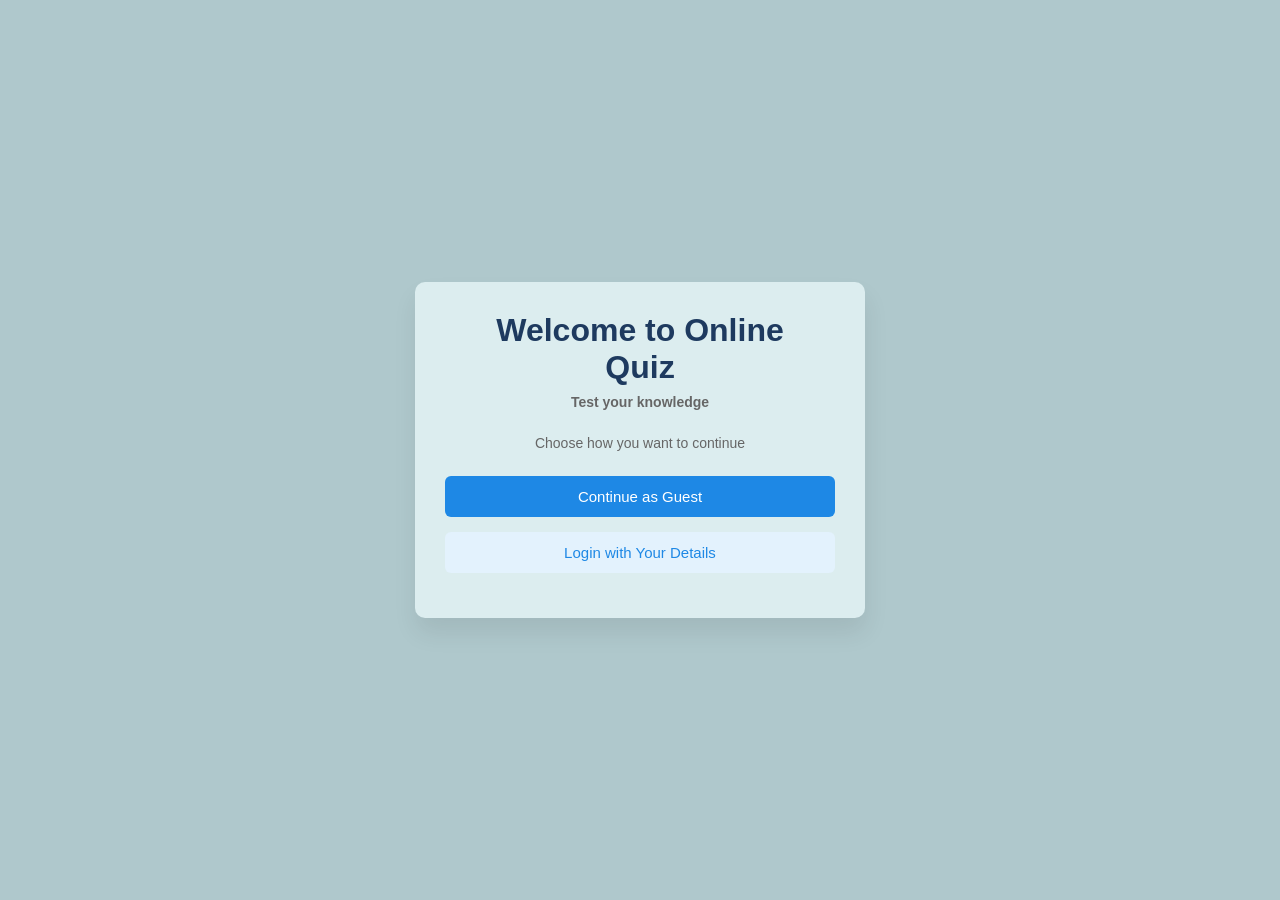
<file: index.html>
<!DOCTYPE html>
<html lang="en">
<head>
    <meta charset="UTF-8">
    <title>Online Quiz </title>

    <link rel="stylesheet" href="css/style.css">
</head>
<body>

<div class="container">
    <div class="card">
        <h1>Welcome to Online <br> Quiz </h1>
        <h3 class="subtitle">Test your knowledge</h3> 
        <p class="subtitle">Choose how you want to continue</p>

        <a href="guest.html" class="btn primary">Continue as Guest</a>
        <a href="sign_in.html" class="btn secondary">Login with Your Details</a>
    </div>
</div>

</body>
</html>
</file>
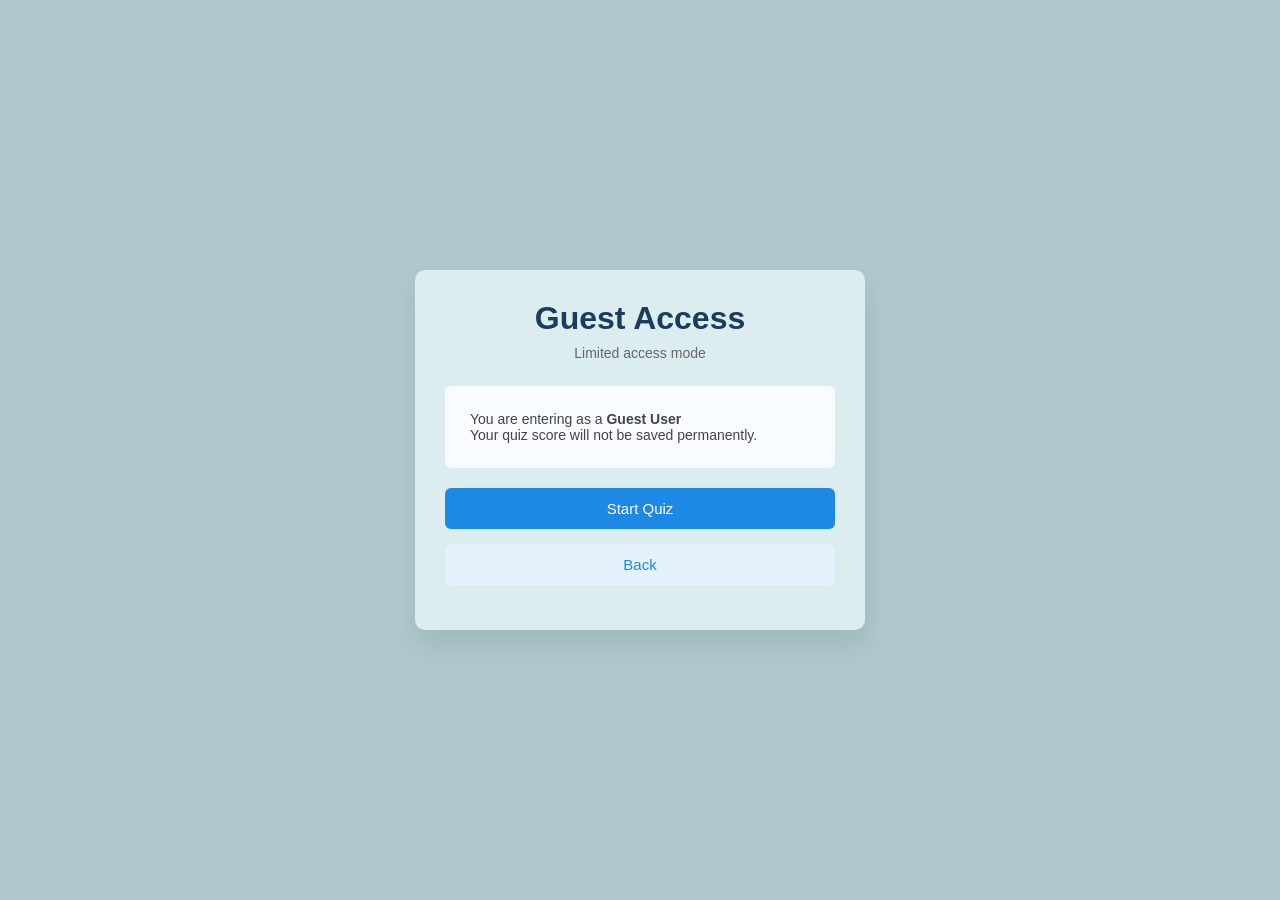
<file: guest.html>
<!DOCTYPE html>
<html lang="en">
<head>
    <meta charset="UTF-8">
    <title>Online Quiz </title>

    <!-- CONNECT CSS FILE -->
    <link rel="stylesheet" href="css/style.css">
</head>
<body>

<div class="container">
    <div class="card">
        <h1>Guest Access</h1>
        <p class="subtitle">Limited access mode</p>

        <div class="info-box">
            You are entering as a <b>Guest User</b><br>
            Your quiz score will not be saved permanently.
        </div>

        <a href="selection.html" class="btn primary">Start Quiz</a>
        <a href="index.html" class="btn secondary">Back</a>
    </div>
</div>

</body>
</html>
</file>
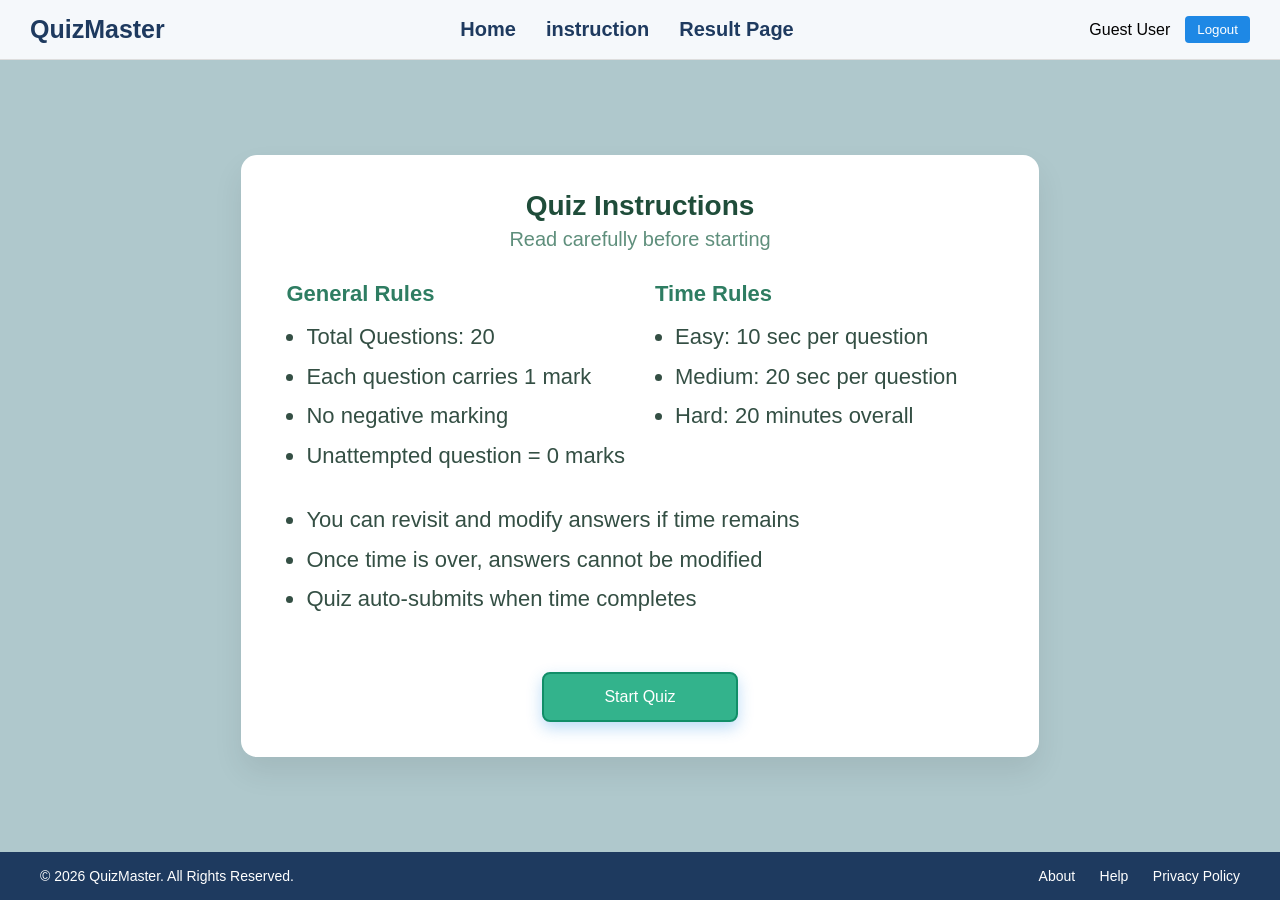
<file: instruction.html>
<!-- <!DOCTYPE html>
<html lang="en">
<head>
    <meta charset="UTF-8">
    <title>Online Quiz </title>

    <link rel="stylesheet" href="css/style.css">

</head>
<body>

<div class="container">
    <div class="card">
        <h1>Quiz Instructions</h1>
        <p class="subtitle">Read carefully before starting</p>

        <div class="info-box" style="font-size:20px;">
            • Total Questions:20<br>
            <br>
            • In easy question 10 second for each question <br>
              In Medium question 20 second for each question and <br>
              In hard question 20 Minutes for overall quiz. <br>
              <br>
            • Each question carries 1 mark<br>
            <br>
            • No negative marking<br>
            <br>
            • After go for the next question you also visit privious question and modify thw question if time remaining <br>
            <br>
            • If time complite for privious question you can visit the question but not modify it.<br>
            <br>
            • If time out for one or overall Questions Questions or quiz submit autometally.<br>
            <br>
            • If you don't tick any question then marks count 0 for these question.<br>
            <br>
            • After submit the quiz you can see result also.
        </div>

        <a href="quiz.html" class="btn primary">Start Quiz</a>
    </div>
</div>



</body>
</html>-->
<!DOCTYPE html>
<html lang="en">
<head>
<meta charset="UTF-8">
<title>Quiz Instructions</title>
<link rel="stylesheet" href="css/info.css">
</head>
<body>
  <div class="layout">

  <div class="topbar">
    <div class="logo">QuizMaster</div>
    <div class="nav-links">
    <a href="selection.html">Home</a>
    <a href="instruction.html">instruction</a>
    <a href="result.html">Result Page</a>
    </div>
    <div class="user-area">
        <span>Guest User</span>
        <a href="index.html"><button class="logout-btn">Logout</button></a>
    </div>
</div>

<div class="content">
<div class="page">
<div class="instruction-wrapper ">
  <div class="instruction-card">
    <h2>Quiz Instructions</h2>
    <p class="subtitle">Read carefully before starting</p>

    <div class="info-grid">
      <div>
        <h4>General Rules</h4>
        <ul>
          <li>Total Questions: 20</li>
          <li>Each question carries 1 mark</li>
          <li>No negative marking</li>
          <li>Unattempted question = 0 marks</li>
        </ul>
      </div>

      <div>
        <h4>Time Rules</h4>
        <ul>
          <li>Easy: 10 sec per question</li>
          <li>Medium: 20 sec per question</li>
          <li>Hard: 20 minutes overall</li>
        </ul>
      </div>
    </div>

    <ul class="bottom-rules">
      <li>You can revisit and modify answers if time remains</li>
      <li>Once time is over, answers cannot be modified</li>
      <li>Quiz auto-submits when time completes</li>
    </ul> <br>
    <div id="info"></div>

    <div class="btn-center">
    <a href="qupanel.html"><button class="start-btn">Start Quiz</button></a>
    </div>
  
  </div>
</div>
</div>
</div>


<!-- Footer -->
<footer class="footer">
    <div class="footer-content">
        <p>© 2026 QuizMaster. All Rights Reserved.</p>
        <div class="footer-links">
            <a href="#">About</a>
            <a href="#">Help</a>
            <a href="#">Privacy Policy</a>
        </div>
    </div>
</footer>
</div>
</body>
<script>
const subject = localStorage.getItem("subject");
const level = localStorage.getItem("level");

console.log(subject, level);

// document.getElementById("info").innerHTML =
//     `Subject: <b>${subject}</b><br>Difficulty: <b>${level}</b>`;
</script>

</html>
</file>
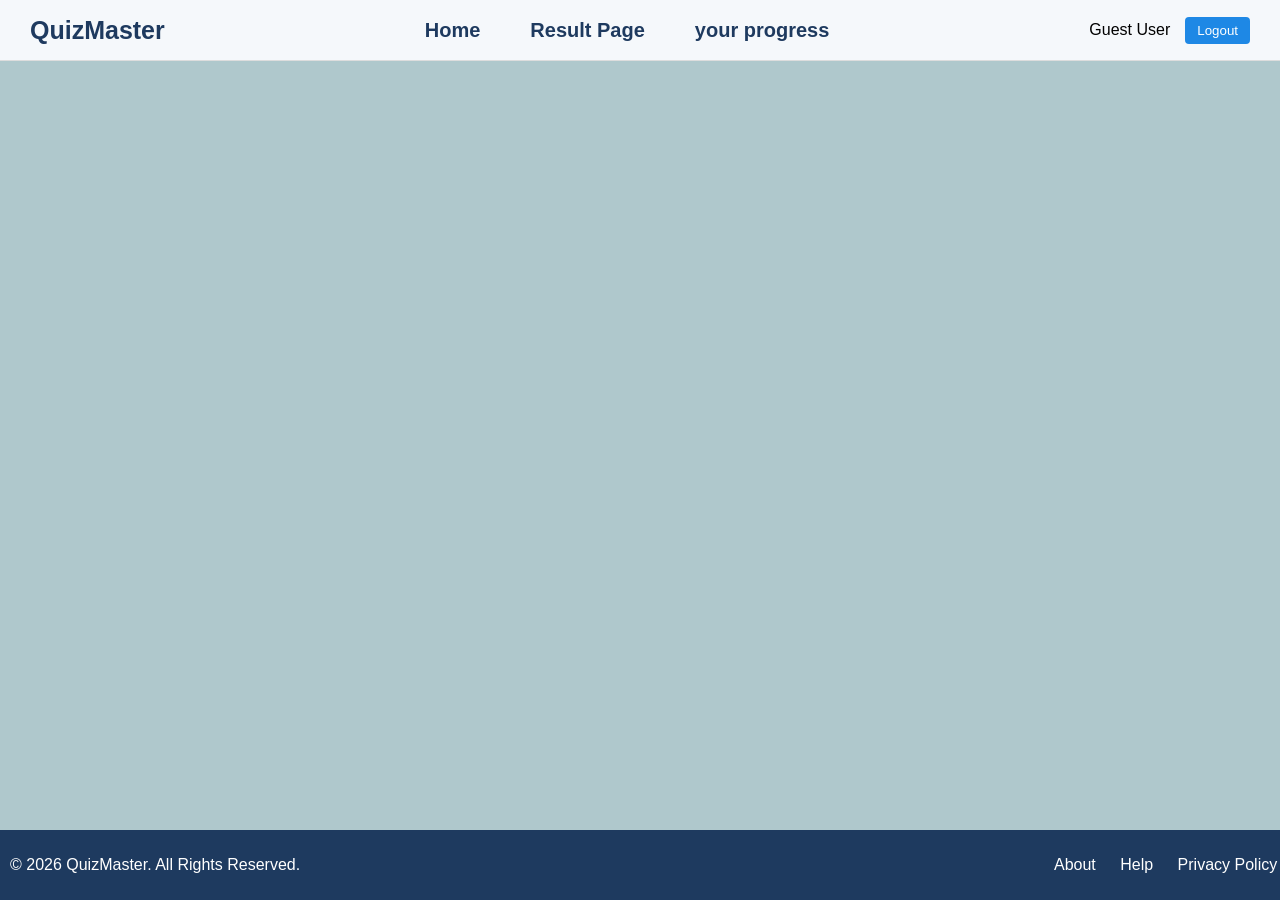
<file: progress.html>
<html>
    <head>
<style>
html, body {
    height: 100%;
}

.layout {
    min-height: 100vh;
    display: flex;
    flex-direction: column;
}
html, body {
    height: 100%;
}

body{
    font-family: Arial, sans-serif;
    background:#afc8cc;
    margin:0;

    display:flex;
    flex-direction:column;
    min-height:100vh;
    overflow-x:hidden;

}

.topbar {
    height: 60px;
    background: #f5f8fb;
    display: flex;
    justify-content: space-between;
    align-items: center;
    padding: 0 30px;
    border-bottom: 1px solid #ddd;
}

.logo {
    font-weight: 600;
    color: #1e3a5f;
    gap: 15px;
    text-decoration: none;
    font-size: 25px;
}

.nav-links {
    display: flex;
    gap: 50px;
    justify-content: flex-end;
}
.nav-links a {
    font-size: 20px;
    font-weight: 600;
    color: #1e3a5f;
    text-decoration: none;  /* remove underline */
}

.nav-links a:hover {
    color: #0f2a45;
}

.user-area {
    display: flex;
    align-items: center;
    gap: 15px;
}

.logout-btn {
    padding: 6px 12px;
    border: none;
    background: #1e88e5;
    color: #fff;
    border-radius: 4px;
    cursor: pointer;
}


#review{
    max-width:1100px;
    width:70%;
    margin:40px auto;
    flex:1;
}

.review-box{
    background:white;
    padding:25px 30px;
    margin-bottom:25px;
    border-radius:12px;
    box-shadow:0 8px 20px rgba(0,0,0,0.08);
}

.review-box h3{
    margin-bottom:10px;
    color:#333;
}

.review-box p{
    font-size:16px;
    margin:6px 0;
}

.correct{
    color:#2ecc71;
    font-weight:600;
}

.footer {
    background-color: #1e3a5f;
    color: #ffffff;
    padding: 10px;
    margin-top: auto;
    width:99%;
}

.footer-content {
    flex: 1; 
    display: flex;
    justify-content: space-between;
    align-items: center;
    flex-wrap: wrap;
}

.footer-links a{
    color:white;
    text-decoration:none;
    margin-left:20px;
}

.footer-links a:hover{
    text-decoration:underline;
}

</style>
    </head>
    <body>
<div class="layout">
  
    <div class="topbar">
    <div class="logo">QuizMaster</div>
    <div class="nav-links">
    <a href="selection.html">Home</a>
    <!-- <a href="instruction.html">instruction</a> -->
    <a href="result.html">Result Page</a>
    <a href="progress.html">your progress</a>
    </div>
    <div class="user-area">
        <span>Guest User</span>
        <a href="index.html"><button class="logout-btn">Logout</button></a>
    </div>
</div>


    <div id="review"></div>

<script>

let questions = JSON.parse(localStorage.getItem("questions"));
let userAnswers = JSON.parse(localStorage.getItem("userAnswers"));

let container = document.getElementById("review");

questions.forEach((q, index) => {

  let userAns = userAnswers[index];

  let correctAns = q.options[q.answer];

  let userText = userAns !== null ? q.options[userAns] : "Not Attempted";

  let color;

  if(userAns === null){
    color = "gray";
  }
  else if(userAns === q.answer){
    color = "green";
  }
  else{
    color = "red";
  }

  container.innerHTML += `
    <div class="review-box">
      <h3>Q${index+1}. ${q.question}</h3>
      <p style="color:${color}">Your Answer: ${userText}</p>
      <p class="correct">Correct Answer: ${correctAns}</p>
    </div>
  `;
});

</script>

<footer class="footer">
    <div class="footer-content">
        <p>© 2026 QuizMaster. All Rights Reserved.</p>
        <div class="footer-links">
            <a href="#">About</a>
            <a href="#">Help</a>
            <a href="#">Privacy Policy</a>
        </div>
    </div>
</footer>
</body>
</html>
</file>
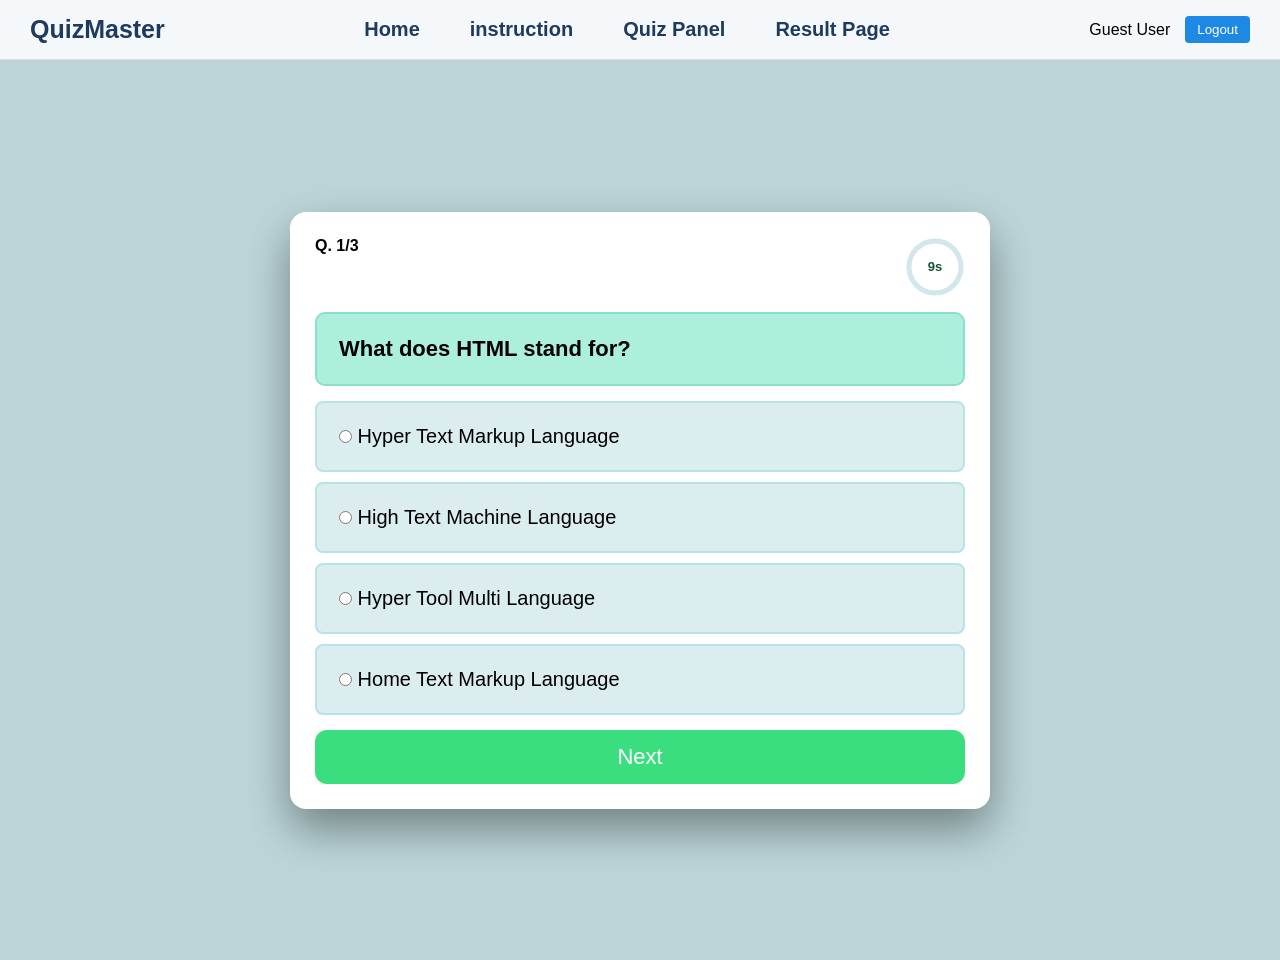
<file: qupanel.html>
<!DOCTYPE html>
<html lang="en">
<head>
<meta charset="UTF-8">
<title>Quiz</title>
<link rel="stylesheet" href="css/qu.css">
<link rel="stylesheet" href="css/circular.css">
</head>

<body>

  <div class="topbar">
    <div class="logo">QuizMaster</div>
    <div class="nav-links">
    <a href="selection.html">Home</a>
    <a href="instruction.html">instruction</a>
    <a href="qupanel.html">Quiz Panel</a>
    <a href="result.html">Result Page</a>
    </div>
    <div class="user-area">
        <span>Guest User</span>
        <a href="index.html"><button class="logout-btn">Logout</button></a>
    </div>
</div>

<div class="page">

<div class="loader-overlay">
  <div class="loader-card">
    <div class="circle-loader">
      <svg>
        <circle class="bg"></circle>
        <circle class="progress"></circle>
      </svg>
      <span class="loader-text">Loading</span>
    </div>
    <p>Preparing your quiz...</p>
  </div>
</div>


<div class="quiz-card">

  <!-- HEADER -->
  <div class="quiz-header">
    <span>Q. 1/3</span>
    <div class="circle-timer">
      <svg>
        <circle class="bg"></circle>
        <circle class="progress"></circle>
      </svg>
      <span class="time-text">10s</span>
    </div>
  </div>

  <!-- QUESTION BOX -->
  <div class="question-box">

    <p class="question"></p>

    <label class="option">
  <input type="radio" name="option">
  <span></span>
</label>

<label class="option">
  <input type="radio" name="option">
  <span></span>
</label>

<label class="option">
  <input type="radio" name="option">
  <span></span>
</label>

<label class="option">
  <input type="radio" name="option">
  <span></span>
</label>


  <div class="btn-group">
  <button type="button" id="prevBtn" onclick="prevQuestion()" class="prev-btn">Previous</button>
  <button type="button" id="nextBtn" onclick="nextQuestion()" class="next-btn">Next</button>
  <button type="button" id="submitBtn" onclick="submitQuiz()" class="submit-btn">Submit</button>
</div>


  </div>
</div>
</div>

</body>

<script>
let timePerQuestion = 10; // change dynamically if needed
let timer;
let timeLeft = timePerQuestion;
</script>

<script>
function startTimer() {
  
  clearInterval(timer); // reset previous timer
  timeLeft = timePerQuestion;


  timer = setInterval(() => {
    timeLeft--;

    document.querySelector(".time-text").innerText = timeLeft + "s";

      let offset = circumference - (timeLeft / timePerQuestion) * circumference;
  circle.style.strokeDashoffset = offset;

  //Color-change
  circle.style.color = "#22c55e"; // default green
  if (timeLeft <= 3) {
  circle.style.color = "#ef4444"; // red
} else if (timeLeft <= 5) {
  circle.style.color = "#f59e0b"; // orange
} else {
  circle.style.color = "#22c55e"; // green
}
  
    if (timeLeft <= 0) {
      clearInterval(timer);

      // Auto move to next question OR submit
      if (currentIndex < questions.length - 1) {
        nextQuestion();
      } else {
        submitQuiz();
      }
    }
  }, 1000);
}
</script>

<script>
const questions = [
  {
    question: "What does HTML stand for?",
    options: [
      "Hyper Text Markup Language",
      "High Text Machine Language",
      "Hyper Tool Multi Language",
      "Home Text Markup Language"
    ],
    answer: 0
  },
  {
    question: "CSS is used for?",
    options: [
      "Styling web pages",
      "Database",
      "Server logic",
      "None"
    ],
    answer: 0
  },
  {
    question: "Which is NOT a programming language?",
    options: [
      "Python",
      "Java",
      "HTML",
      "C"
    ],
    answer: 2
  }
];

let currentIndex = 0;
let userAnswers = new Array(questions.length).fill(null);

function loadQuestion() {
  circle.style.strokeDashoffset = circumference; 
  startTimer(); //timer
 document.querySelectorAll(".option").forEach(opt => {
  opt.classList.remove("correct", "wrong");
});

// document.querySelectorAll(".option input").forEach(r => {
//   r.disabled = true;
// });
// document.querySelectorAll(".option input").forEach(r => {
//   r.disabled = false;
// });


  const q = questions[currentIndex];
  document.querySelector(".question").innerText = q.question;

  const options = document.querySelectorAll(".option input");
  const labels = document.querySelectorAll(".option span");

  labels.forEach((span, index) => {
    span.innerText = q.options[index];
    options[index].checked = userAnswers[currentIndex] === index;
  });

  document.querySelector(".quiz-header span").innerText =
    `Q. ${currentIndex + 1}/${questions.length}`;

  document.getElementById("prevBtn").style.display =
    currentIndex === 0 ? "none" : "inline-block";

  document.getElementById("nextBtn").style.display =
    currentIndex === questions.length - 1 ? "none" : "inline-block";

  document.getElementById("submitBtn").style.display =
    currentIndex === questions.length - 1 ? "inline-block" : "none";

}

function nextQuestion() {
  if (currentIndex < questions.length - 1) {
    currentIndex++;
    loadQuestion();
  }
}

function prevQuestion() {
  if (currentIndex > 0) {
    currentIndex--;
    loadQuestion();
  }
}

function submitQuiz() {
  let score = 0;
  let notAttempted = 0;

  questions.forEach((q, index) => {
    if (userAnswers[index] === null) {
      notAttempted++;
    } else if (userAnswers[index] === q.answer) {
      score++;
    }
  });

  let total = questions.length;
  let wrong = total - score - notAttempted;

  localStorage.setItem("score", score);
  localStorage.setItem("total", total);
  localStorage.setItem("correct", score);
  localStorage.setItem("wrong", wrong);
  localStorage.setItem("unanswered", notAttempted);

  localStorage.setItem("questions", JSON.stringify(questions));
  localStorage.setItem("userAnswers", JSON.stringify(userAnswers));

  window.location.href = "result.html";


}

</script>

<script>
let circle;
let circumference;
</script>

<script>
window.onload = function () {
circle = document.querySelector(".progress");
const radius = 26;
circumference = 2 * Math.PI * radius;

circle.style.strokeDasharray = circumference;
circle.style.strokeDashoffset = circumference;

  loadQuestion();

  document.querySelectorAll(".option input").forEach((radio, index) => {
    radio.addEventListener("change", () => {

      // Save answer
      userAnswers[currentIndex] = index;

      const correctAnswer = questions[currentIndex].answer;
      const optionLabels = document.querySelectorAll(".option");

      // Remove old colors
      optionLabels.forEach(opt => {
        opt.classList.remove("correct", "wrong");
      });

      // If correct
      if (index === correctAnswer) {
        optionLabels[index].classList.add("correct");
      } 
      // If wrong
      else {
        optionLabels[index].classList.add("wrong");
        optionLabels[correctAnswer].classList.add("correct");
      }
    });
  });
};

</script>

</html>
</file>
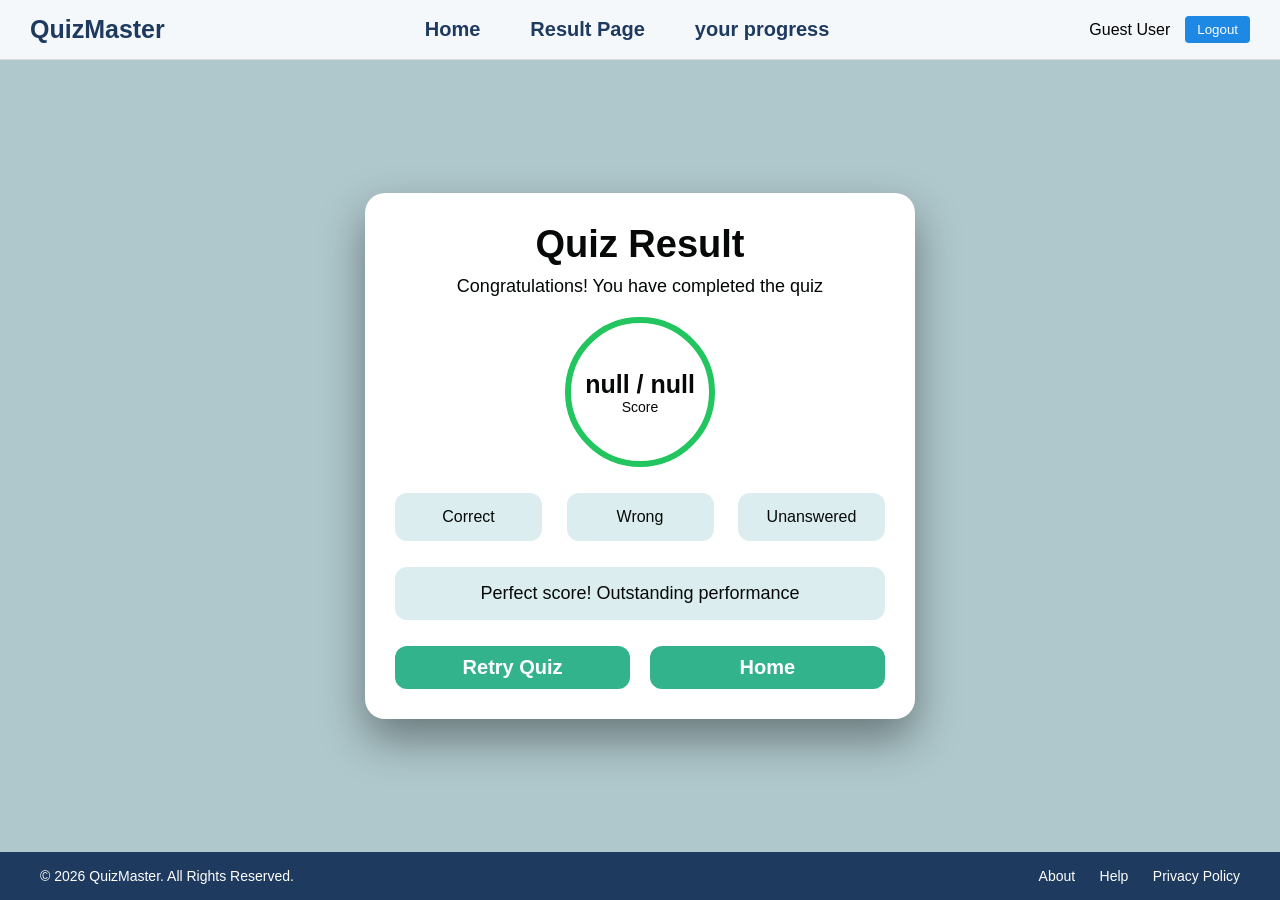
<file: result.html>
<!DOCTYPE html>
<html lang="en">
<head>
<meta charset="UTF-8">
<title>Quiz Result</title>
<link rel="stylesheet" href="css/result.css">
</head>

<body>
    <div class="layout">
  
    <div class="topbar">
    <div class="logo">QuizMaster</div>
    <div class="nav-links">
    <a href="selection.html">Home</a>
    <!-- <a href="instruction.html">instruction</a> -->
    <a href="result.html">Result Page</a>
    <a href="progress.html">your progress</a>
    </div>
    <div class="user-area">
        <span>Guest User</span>
        <a href="index.html"><button class="logout-btn">Logout</button></a>
    </div>
</div>

<main class="content">
<div class="result-card">

    <h1 class="title">Quiz Result</h1>
    <p class="subtitle">Congratulations! You have completed the quiz </p>

    <div class="score-circle">
    <span id="scoreText"></span>
    <small>Score</small>
</div>

<div class="stats">
    <div class="stat correct">
        <h2 id="correctCount"></h2>
        <p>Correct</p>
    </div>

    <div class="stat wrong">
        <h2 id="wrongCount"></h2>
        <p>Wrong</p>
    </div>

    <div class="stat skip">
        <h2 id="skipCount"></h2>
        <p>Unanswered</p>
    </div>
</div>

    <!-- Result Message -->
    <div class="message">
        <p>Great job! Keep practicing to get a perfect score 💚</p>
    </div>

    <!-- Buttons -->
    <div class="actions">
        <a href="qupanel.html">Retry Quiz</a>
        <a href="selection.html" class="secondary">Home</a>
    </div>

</div>
</main>

<!-- Footer -->
<footer class="footer">
    <div class="footer-content">
        <p>© 2026 QuizMaster. All Rights Reserved.</p>
        <div class="footer-links">
            <a href="#">About</a>
            <a href="#">Help</a>
            <a href="#">Privacy Policy</a>
        </div>
    </div>
</footer>

</div>
</body>
<script>
  const score = localStorage.getItem("score");
  const total = localStorage.getItem("total");
  const correct = localStorage.getItem("correct");
  const wrong = localStorage.getItem("wrong");
  const unanswered = localStorage.getItem("unanswered");

  document.getElementById("scoreText").innerText = `${score} / ${total}`;
  document.getElementById("correctCount").innerText = correct;
  document.getElementById("wrongCount").innerText = wrong;
  document.getElementById("skipCount").innerText = unanswered;

  // Optional message change
  const msg = document.querySelector(".message p");
  if (score == total) {
    msg.innerText = "Perfect score! Outstanding performance";
  } else if (score >= total / 2) {
    msg.innerText = "Great job! Keep practicing to improve 💚";
  } else {
    msg.innerText = "Don't worry! Practice makes perfect ";
  }

</script>

</html>
</file>
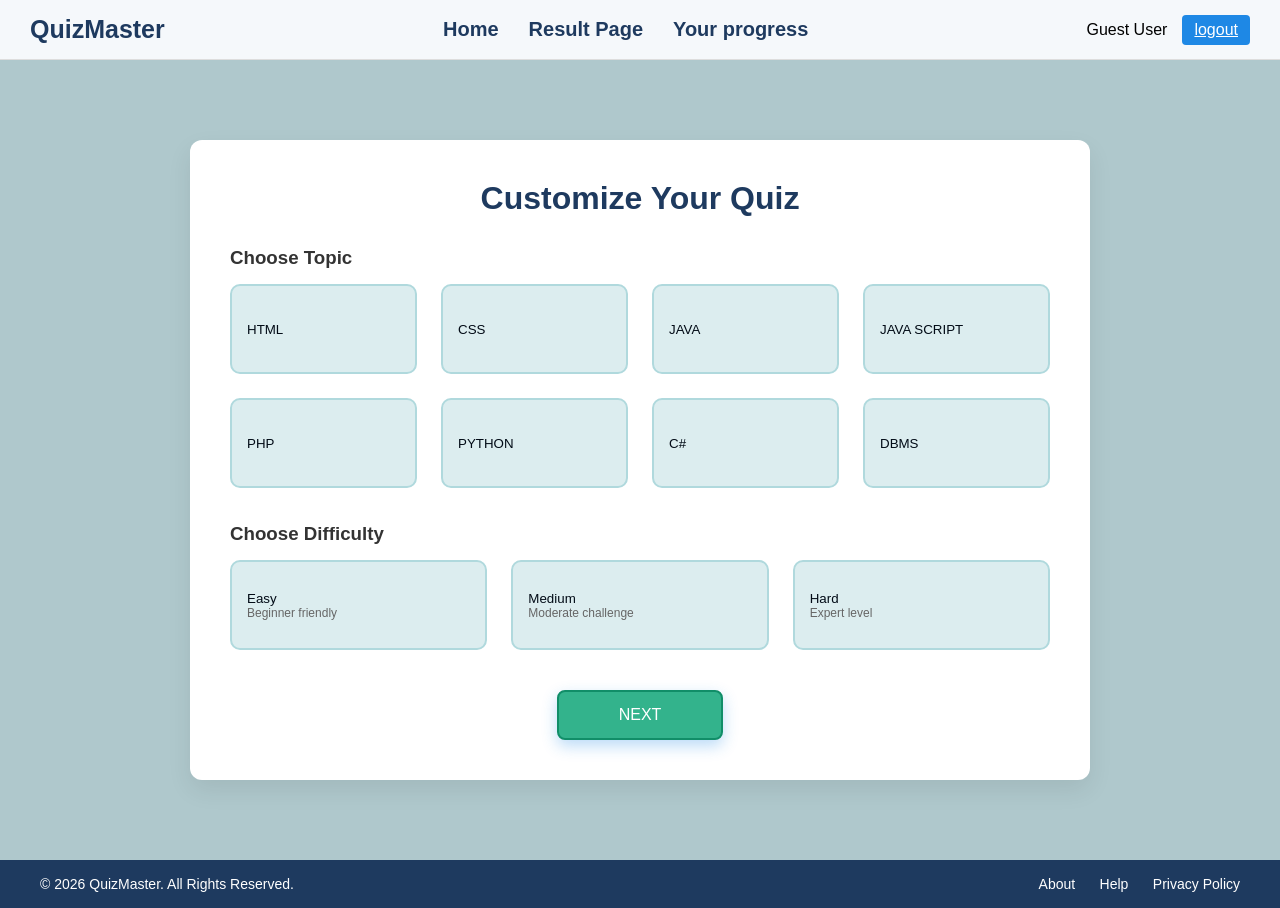
<file: selection.html>
<!DOCTYPE html>
<html lang="en">
<head>
    <meta charset="UTF-8">
    <title>Quiz Setup</title>
    <link rel="stylesheet" href="css/selection.css">
</head>
<body>
    <div class="layout">

<!-- Top Bar -->
<div class="topbar">
    <div class="logo">QuizMaster</div>
    <div class="nav-links">
    <a href="selection.html">Home</a>
    <!-- <a href="instruction.html">instruction</a> -->
    <a href="result.html">Result Page</a>
    <a href="progress.html">Your progress</a>
    </div>
    <div class="user-area">
        <span>Guest User</span>
        <a href="index.html" class="logout-btn">logout</a>
    </div>
</div>

<!-- Main Page -->
  <main class="content">
<div class="page">
    <h1 class="title">Customize Your Quiz</h1>

    <!-- Topic -->
    <div class="box">
        <h3>Choose Topic</h3>
        <div class="option-grid">
           <div class="option-grid">
    <button type="button" class="option-card" data-subject="HTML">HTML</button>
    <button type="button" class="option-card" data-subject="CSS">CSS</button>
    <button type="button" class="option-card" data-subject="JAVA">JAVA</button>
    <button type="button" class="option-card" data-subject="JAVASCRIPT">JAVA SCRIPT</button>
    <button type="button" class="option-card" data-subject="PHP">PHP</button>
    <button type="button" class="option-card" data-subject="PYTHON">PYTHON</button>
    <button type="button" class="option-card" data-subject="C#">C#</button>
    <button type="button" class="option-card" data-subject="DBMS">DBMS</button>
</div>
       </div>
    </div>

    <!-- Difficulty -->
    <div class="box">
        <h3>Choose Difficulty</h3>
        <div class="option-row">
            <button type="button" class="option-card" data-level="Easy">Easy<br><small>Beginner friendly</small></button>
            <button type="button" class="option-card" data-level="Medium">Medium<br><small>Moderate challenge</small></button>
            <button type="button" class="option-card" data-level="Medium">Hard<br><small>Expert level</small></button>
        </div>
    </div>

    <!-- Start -->
    <div class="start-area">
        <button class="start-btn" id="nextBtn" onclick="goNext()">NEXT</button>
    </div>
</div>
</main>

<!-- Footer -->
<footer class="footer">
    <div class="footer-content">
        <p>© 2026 QuizMaster. All Rights Reserved.</p>
        <div class="footer-links">
            <a href="#">About</a>
            <a href="#">Help</a>
            <a href="#">Privacy Policy</a>
        </div>
    </div>
</footer>
</div>
</body>

<script>
document.addEventListener("DOMContentLoaded", () => {

    let selectedSubject = "";
    let selectedLevel = "";

    // SUBJECT SELECTION
    document.querySelectorAll("[data-subject]").forEach(btn => {
        btn.addEventListener("click", () => {
            document.querySelectorAll("[data-subject]").forEach(b => b.classList.remove("active"));
            btn.classList.add("active");
            selectedSubject = btn.dataset.subject;

            localStorage.setItem("subject", selectedSubject);
            console.log("Subject:", selectedSubject);
        });
    });

    // DIFFICULTY SELECTION
    document.querySelectorAll("[data-level]").forEach(btn => {
        btn.addEventListener("click", () => {
            document.querySelectorAll("[data-level]").forEach(b => b.classList.remove("active"));
            btn.classList.add("active");
            selectedLevel = btn.dataset.level;

            localStorage.setItem("level", selectedLevel);
            console.log("Level:", selectedLevel);
        });
    });

    // NEXT BUTTON
    document.getElementById("nextBtn").addEventListener("click", () => {
        if (!selectedSubject || !selectedLevel) {
            alert("Please select subject and difficulty level");
            return;
        }
        window.location.href = "instruction.html";
    });

});
</script>



</html>
</file>
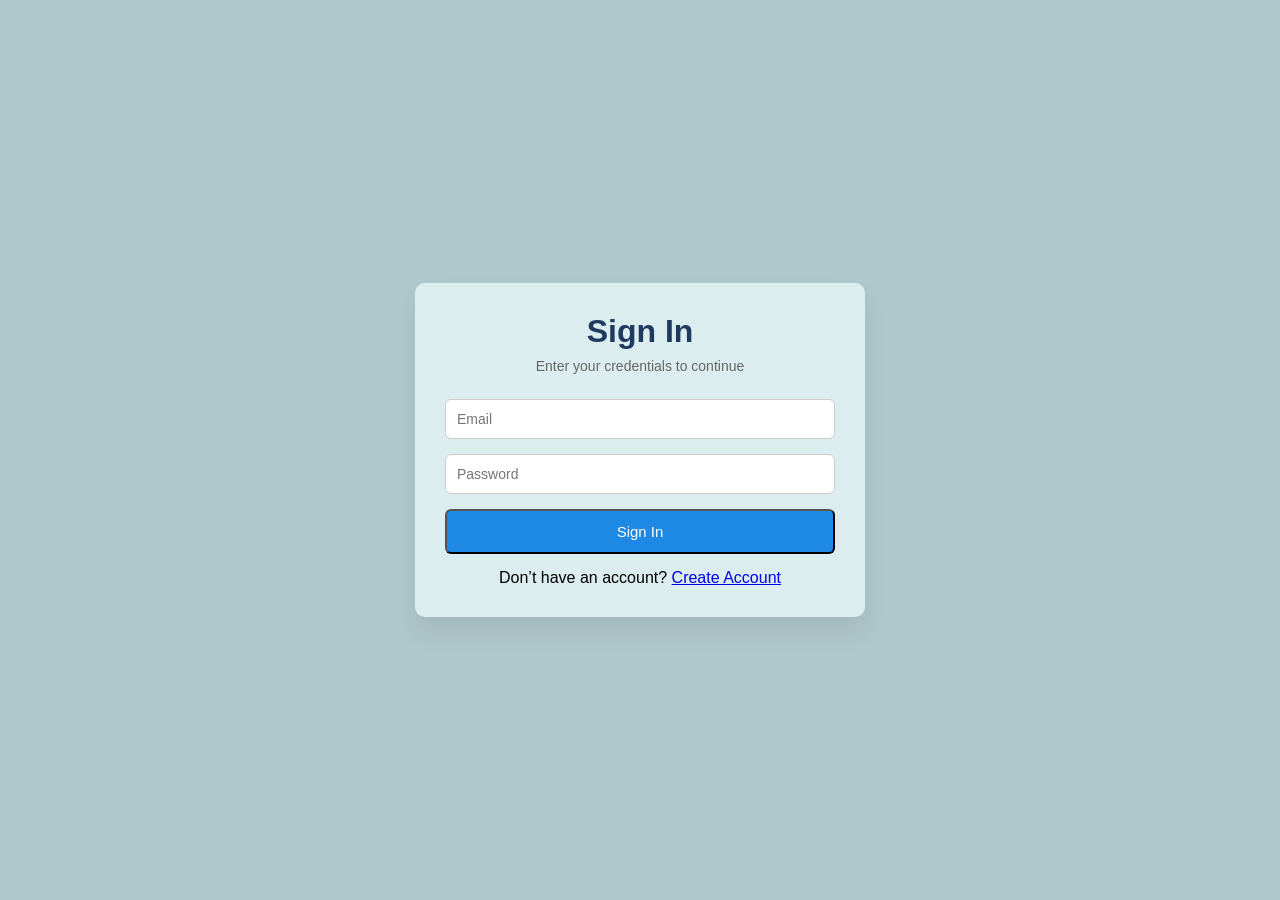
<file: sign_in.html>
<!DOCTYPE html>
<html lang="en">
<head>
<meta charset="UTF-8">
<title>Sign In</title>
<link rel="stylesheet" href="css/style.css">
</head>

<script>
function signin() {
    let email = document.getElementById("email").value.trim();
    let password = document.getElementById("password").value.trim();

    let storedEmail = localStorage.getItem("email");
    let storedPassword = localStorage.getItem("password");

    // 1Empty field validation
    if (email === "" || password === "") {
        alert("Please enter email or password");
        return; // stop execution
    }

    // Check if user has signed up
    if (!storedEmail || !storedPassword) {
        alert("Please enter valid email or passworrd!");
        return;
    }

    // Check credentials
    if (email === storedEmail && password === storedPassword) {
        alert("Login successful!");
        window.location.href = "selection.html";
    } else {
        alert("Invalid email or password");
    }
}
</script>

<body>

<div class="container">
    <div class="card">
        <h1>Sign In</h1>
        <p class="subtitle">Enter your credentials to continue</p>

        <input type="email" id="email" class="input" placeholder="Email" required>
        <input type="password" id="password" class="input" placeholder="Password" required>

        <button class="btn primary" onclick="signin()">Sign In</button>

        <!-- Create Account as Text Link -->
        <p class="link-text">
            Don’t have an account?
            <a href="sign_up.html">Create Account</a>
        </p>
    </div>
</div>

</body>
</html>
</file>
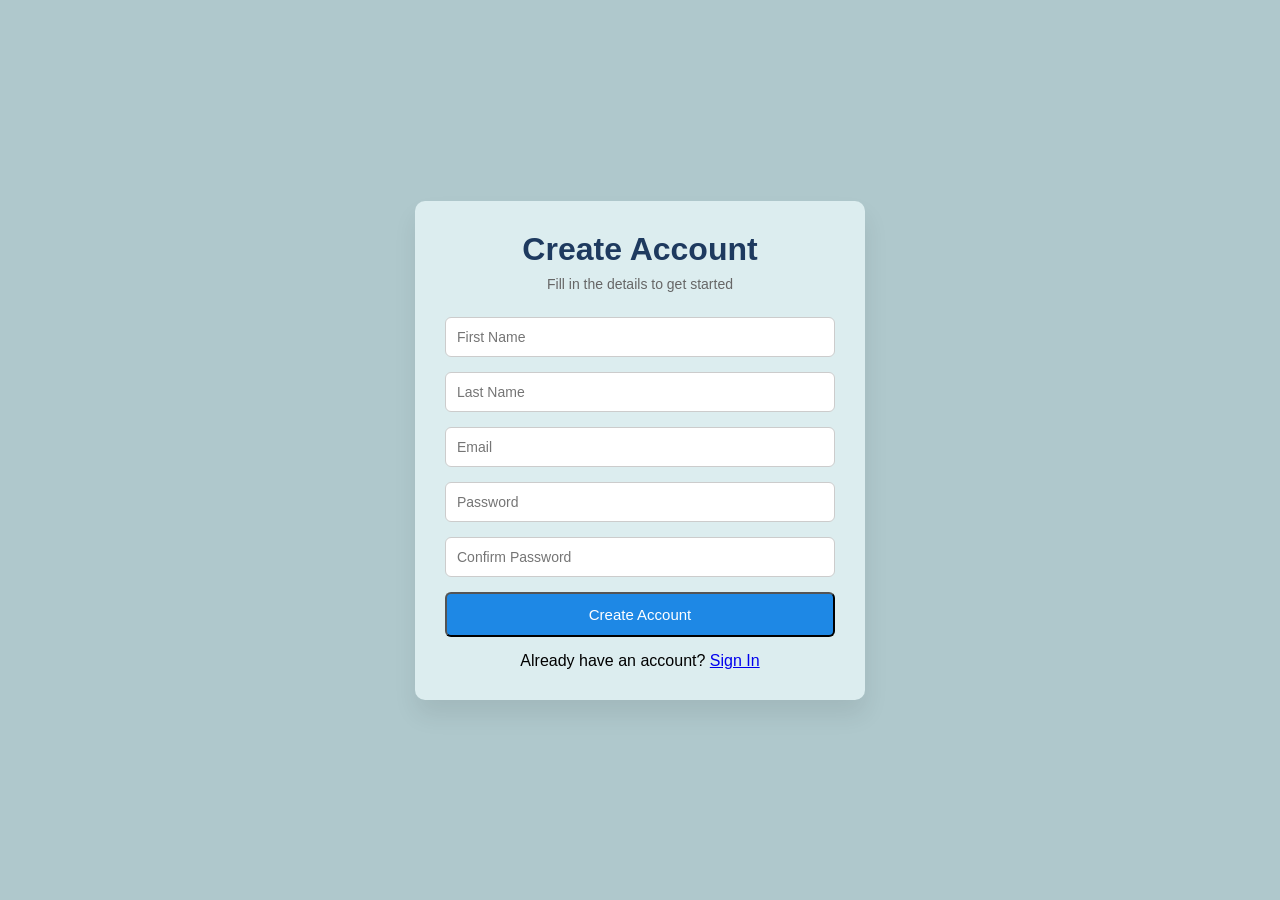
<file: sign_up.html>
<!DOCTYPE html>
<html lang="en">
<head>
<meta charset="UTF-8">
<title>Create Account</title>
<link rel="stylesheet" href="css/style.css">
</head>

<body>

<div class="container">
    <div class="card">
        <h1>Create Account</h1>
        <p class="subtitle">Fill in the details to get started</p>

        <input type="text" id="fname" class="input" placeholder="First Name">
        <input type="text" id="lname" class="input" placeholder="Last Name">
        <input type="email" id="email" class="input" placeholder="Email">
        <input type="password" id="password" class="input" placeholder="Password">
        <input type="password" id="confirm" class="input" placeholder="Confirm Password">

        <button class="btn primary" onclick="signup()">Create Account</button>

        <p class="link-text">
            Already have an account?
            <a href="sign_in.html">Sign In</a>
        </p>
    </div>
</div>

<script>
function signup() {
    let fname = document.getElementById("fname").value.trim();
    let lname = document.getElementById("lname").value.trim();
    let email = document.getElementById("email").value.trim();
    let password = document.getElementById("password").value.trim();
    let confirm = document.getElementById("confirm").value.trim();

    if (fname === "" || lname === "" || email === "" || password === "" || confirm === "") {
        alert("All fields are required");
        return;
    }

    if (password !== confirm) {
        alert("Password and Confirm Password must be same");
        return;
    }

    localStorage.setItem("email", email);
    localStorage.setItem("password", password);

    alert("Account created successfully!");

    window.location.href = "selection.html";
}
</script>

</body>
</html>
</file>
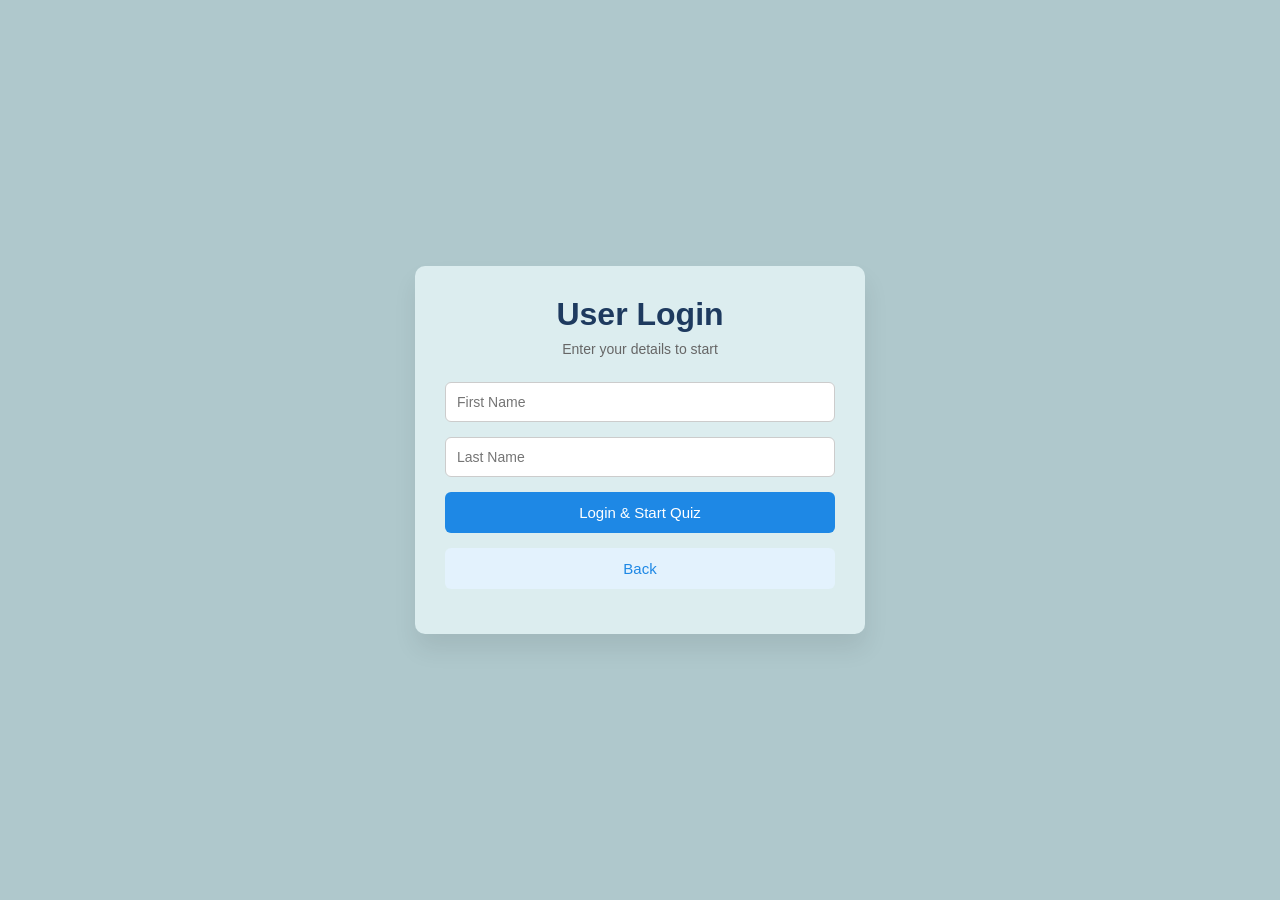
<file: user-login.html>
<!DOCTYPE html>
<html lang="en">
<head>
    <meta charset="UTF-8">
    <title>Online Quiz </title>

    <link rel="stylesheet" href="css/style.css">
</head>
<body>

<div class="container">
    <div class="card">
        <h1>User Login</h1>
        <p class="subtitle">Enter your details to start</p>

        <input type="text" class="input" placeholder="First Name">
        <input type="text" class="input" placeholder="Last Name">

        <a href="selection.html" class="btn primary">Login & Start Quiz</a>
        <a href="index.html" class="btn secondary">Back</a>
    </div>
</div>


</body>
</html>
</file>
<file: css/style.css>
* {
    margin: 0;
    padding: 0;
    box-sizing: border-box;
    font-family: "Segoe UI", Arial, sans-serif;
}

body {
    min-height: 100vh;
    background: #afc8cc;
    display: flex;
    justify-content: center;
    align-items: center;
}

.container {
    width: 100%;
    display: flex;
    justify-content: center;
    padding: 20px;
}

.card {
    background: #dcedef;
    width: 450px;
    padding: 30px;
    border-radius: 10px;
    box-shadow: 1px 15px 25px rgba(0, 0, 0, 0.08);
    text-align: center;
}

.card h1 {
    color: #1e3a5f;
    margin-bottom: 8px;
}

.subtitle {
    font-size: 14px;
    color: #666;
    margin-bottom: 25px;
}

.btn {
    display: block;
    width: 100%;
    padding: 12px;
    margin-bottom: 15px;
    text-decoration: none;
    border-radius: 6px;
    font-size: 15px;
    transition: 0.3s;
}

.primary {
    background: #1e88e5;
    color: #ffffff;
}

.primary:hover {
    background: #1565c0;
}

.secondary {
    background: #e3f2fd;
    color: #1e88e5;
}

.secondary:hover {
    background: #d0e7fa;
}

.input {
    width: 100%;
    padding: 11px;
    margin-bottom: 15px;
    border-radius: 6px;
    border: 1px solid #ccc;
    font-size: 14px;
}

.input:focus {
    outline: none;
    border-color: #1e88e5;
}

.info-box {
    text-align: left;
    background: #f8fbff;
    padding: 15px;
    border-radius: 6px;
    margin-bottom: 20px;
    font-size: 14px;
    color: #444;
    padding:25px;
}
</file>
<file: css/info.css>
html, body {
    height: 100%;
}

.layout {
    min-height: 100vh;
    display: flex;
    flex-direction: column;
}

.content {
    flex: 1;                  /* pushes footer down */
    display: flex;
    align-items: center;
    justify-content: center;
    padding: 40px 20px;
}

* {
  margin: 0;
  padding: 0;
  box-sizing: border-box;
  font-family: "Segoe UI", sans-serif;
}

/*  Light green background */
body {
  min-height: 100vh;
  background: #afc8cc;
}
.page{
  display: flex;
  justify-content: center;
  align-items: center;
}

/*  Wrapper */
.instruction-wrapper {
  width: 100%;
  padding: 20px;
}

/*  Card */
.instruction-card {
  width: 100%;
  max-width: 900px;
  margin: auto;
  background: #ffffff;
  font-size:20px;
  padding: 35px 45px;
  border-radius: 16px;
  box-shadow: 0 15px 30px rgba(0, 0, 0, 0.08);
}

/* Headings */
.instruction-card h2 {
  text-align: center;
  color: #1f4d3a;
  font-size: 28px;
}

.subtitle {
  text-align: center;
  margin-top: 6px;
  color: #5f8f7c;
  margin-bottom: 30px;
}

/*  Grid layout */
.info-grid {
  display: grid;
  grid-template-columns: 1fr 1fr;
  gap: 30px;
  font-size:22px;
}

.info-grid h4 {
  color: #2e7d62;
  margin-bottom: 10px;
}

/*  Lists */
ul {
  padding-left: 20px;
  line-height: 1.8;
  color: #344f44;
}

/* 📌 Bottom rules */
.bottom-rules {
  margin-top: 25px;
   font-size:22px;
}

/* Button */
.start-btn {
  padding: 14px 60px;
    background: #33b38c;
    color: white;
    text-decoration: none;
    border-radius: 8px;
    font-size: 16px;
    font-weight: 500;
    box-shadow: 0 6px 15px rgba(30,136,229,0.3);
    transition: 0.3s;
    border: 2px solid #118e68;
}
.btn-center{
    display: flex;
    justify-content: center;
    margin-top: 30px;
}


.start-btn:hover {
  background: #256b54;
}

/*  Responsive */
@media (max-width: 768px) {
  .info-grid {
    grid-template-columns: 1fr;
  }
}

/* Top Bar */
.topbar {
    height: 60px;
    background: #f5f8fb;
    display: flex;
    justify-content: space-between;
    align-items: center;
    padding: 0 30px;
    border-bottom: 1px solid #ddd;
}

.logo {
    font-weight: 600;
    color: #1e3a5f;
    gap: 15px;
    text-decoration: none;
    font-size: 25px;
}
/* .logo1 {
    font-size: 20px;
    font-weight: 600;
    color: #1e3a5f;
    display: flex;
    gap: 50px;
    text-decoration: none;
} */
.nav-links {
    display: flex;
    gap: 30px;
}

.nav-links a {
    font-size: 20px;
    font-weight: 600;
    color: #1e3a5f;
    text-decoration: none;  /* remove underline */
}

.nav-links a:hover {
    color: #0f2a45;
}

.user-area {
    display: flex;
    align-items: center;
    gap: 15px;
}

.logout-btn {
    padding: 6px 12px;
    border: none;
    background: #1e88e5;
    color: #fff;
    border-radius: 4px;
    cursor: pointer;
}

/* Footer */
.footer {
    background-color: #1e3a5f;
    color: #ffffff;
    padding: 15px 40px;
    margin-top: auto; 
}

.footer-content {
    display: flex;
    justify-content: space-between;
    align-items: center;
    flex-wrap: wrap;
}

@media (max-width: 576px) {
  .footer-content {
    flex-direction: column;
  }

  .footer-links a {
    margin-left: 0;
    margin-right: 15px;
  }
}

.footer-content p {
    font-size: 14px;
}

.footer-links a {
    color: #ffffff;
    text-decoration: none;
    margin-left: 20px;
    font-size: 14px;
}

.footer-links a:hover {
    text-decoration: underline;
}

@media (max-width: 992px) {
  .instruction-card {
    padding: 30px;
  }
}

@media (max-width: 576px) {
  .instruction-card {
    padding: 20px;
    font-size: 16px;
  }

  .instruction-card h2 {
    font-size: 22px;
  }

  .info-grid,
  .bottom-rules {
    font-size: 16px;
  }

  .start-btn {
    width: 100%;
    padding: 14px;
  }
}
</file>
<file: css/qu.css>
html, body {
    height: 100%;
}

.layout {
    min-height: 100vh;
    display: flex;
    flex-direction: column;
}

* {
    margin: 0;
    padding: 0;
    box-sizing: border-box;
    font-family: "Segoe UI", Arial, sans-serif;
}

body{
  background:#bcd6d8;
}

.page{
  min-height:100vh;
  display:flex;
  justify-content:center;
  align-items:center;
}

.quiz-card{
  background:#fff;
  width:700px;
  padding:25px;
  border-radius:16px;
  box-shadow:0 20px 45px rgba(0,0,0,.4);
}

.quiz-header{
  display:flex;
  justify-content:space-between;
  margin-bottom:15px;
  font-weight:bold;
}

.circle-timer { position: relative; width: 60px; height: 60px; }
 .circle-timer svg { width: 100%; height: 100%; transform: rotate(-90deg); } 
 .circle-timer circle { fill: none; stroke-width: 5; cx: 30; cy: 30; r: 26; } /* Background ring */ 
 .circle-timer .bg { stroke: #d1e7eb; } /* Progress ring */
  .circle-timer .progress {
  stroke: Currentcolor;
  stroke-dasharray: 163;
  stroke-dashoffset: 163; /* start empty */
  /* animation: countdown 10s linear forwards, warning 10s linear forwards; */
}
  .time-text { position: absolute; inset: 0; display: flex; align-items: center; justify-content: center; font-size: 13px; font-weight: bold; color: #14532d; } /* QUESTION */
   .question { font-size: 17px; font-weight: 600; } /* PROGRESS ANIMATION */
    @keyframes countdown { from { stroke-dashoffset: 163; } 
                            to { stroke-dashoffset: 0; } } /* COLOR CHANGE */
    @keyframes warning {
  0% { stroke: #22c55e; }   /* green */
  60% { stroke: #22c55e; }
  80% { stroke: #f59e0b; }  /* orange */
  100% { stroke: #ef4444; } /* red */
}

.question{
  background:#adefdd;
  border: 2px solid #8bdfc9;
  padding:22px;
  border-radius:10px;
  margin-bottom:15px;
  font-weight:bold;
  font-size:22px;
}

.option{
  display:block;
  background:#dcedef;
  border: 2px solid #b5e3e7;
  padding: 22px;
  margin-bottom:10px;
  border-radius:8px;
  cursor:pointer;
  font-size:20px;
}

.nav{
  display:flex;
  justify-content:space-between;
  gap:12px;
  margin-top:15px;
}

.prev-btn,
.next-btn,
.submit-btn{
  flex:1;               
  text-align:center;
  padding:14px;
  border:none;
  border-radius:12px;
  cursor:pointer;
  font-size:22px;
  color:white;
  text-decoration: none;
}
.prev-btn,
.next-btn{
  background:#3bde7f;
}

.submit-btn{
  background:#ea9090;
}

.prev-btn:hover,
.next-btn:hover{
  background:#27ae60;
}

.submit-btn:hover{
  background:#d56868;
}

.btn-group{
  display: flex;
  gap: 12px;
  margin-top: 15px;
}


/* hide radio */
input[type="radio"][name="step"]{
  display:none;
}

/* hide all questions */
.question-box{
  
  height: auto;

}

/* show active question */
#q1:checked ~ .q1,
#q2:checked ~ .q2,
#q3:checked ~ .q3{
  display:block;
}

/* Top Bar */
.topbar {
    height: 60px;
    background: #f5f8fb;
    display: flex;
    justify-content: space-between;
    align-items: center;
    padding: 0 30px;
    border-bottom: 1px solid #ddd;
}

.logo {
    font-weight: 600;
    color: #1e3a5f;
    gap: 15px;
    text-decoration: none;
    font-size: 25px;
}
/* .logo1 {
    font-size: 20px;
    font-weight: 600;
    color: #1e3a5f;
    display: flex;
    gap: 50px;
    text-decoration: none;
} */
.nav-links {
    display: flex;
    gap: 50px;
    justify-content: flex-end;
}
.nav-links a {
    font-size: 20px;
    font-weight: 600;
    color: #1e3a5f;
    text-decoration: none;  /* remove underline */
}

.nav-links a:hover {
    color: #0f2a45;
}

.user-area {
    display: flex;
    align-items: center;
    gap: 15px;
}

.logout-btn {
    padding: 6px 12px;
    border: none;
    background: #1e88e5;
    color: #fff;
    border-radius: 4px;
    cursor: pointer;
}
.loader-overlay {
  display: none;
}

.option.correct {
  background-color: #d4edda;
  border: 2px solid #28a745;
  color: #155724;
}

.option.wrong {
  background-color: #f8d7da;
  border: 2px solid #dc3545;
  color: #721c24;
}
</file>
<file: css/circular.css>
/* Loader Overlay */
.loader-overlay{
  position: fixed;
  inset: 0;
  background: rgba(175,200,204,0.9);
  display: flex;
  justify-content: center;
  align-items: center;
  z-index: 999;
}

/* Loader Card */
.loader-card{
  background:#fff;
  padding:30px 40px;
  border-radius:18px;
  text-align:center;
  box-shadow:0 20px 45px rgba(0,0,0,.3);
}

/* Circle Loader */
.circle-loader{
  position: relative;
  width:90px;
  height:90px;
  margin: auto;
}

.circle-loader svg{
  width:100%;
  height:100%;
  transform: rotate(-90deg);
}

.circle-loader circle{
  fill:none;
  stroke-width:7;
  cx:45;
  cy:45;
  r:38;
}

/* Background ring */
.circle-loader .bg{
  stroke:#d1e7eb;
}

/* Progress ring */
.circle-loader .progress{
  stroke:#22c55e;
  stroke-dasharray:239;
  stroke-dashoffset:239;
  animation: loading 5s linear infinite;
}

/* Text inside */
.loader-text{
  position:absolute;
  inset:0;
  display:flex;
  align-items:center;
  justify-content:center;
  font-weight:bold;
  font-size:14px;
  color:#14532d;
}

/* Animation */
@keyframes loading{
  0%{ stroke-dashoffset:239; }
  50%{ stroke-dashoffset:120; }
  100%{ stroke-dashoffset:239; }
}

.loader-overlay{
  animation: hideLoader 2.5s forwards;
}

@keyframes hideLoader{
  0%{ opacity:1; visibility:visible; }
  90%{ opacity:1; }
  100%{ opacity:0; visibility:hidden; }
}
</file>
<file: css/result.css>
html, body {
    height: 100%;
}

.layout {
    min-height: 100vh;
    display: flex;
    flex-direction: column;
}

.content {
    flex: 1;                  /* pushes footer down */
    display: flex;
    align-items: center;
    justify-content: center;
    padding: 40px 20px;
}

* {
    margin: 0;
    padding: 0;
    box-sizing: border-box;
    font-family: "Segoe UI", Arial, sans-serif;
}

body{
    background:#afc8cc;
}

.page {
    min-height: 100vh;
    display: flex;
    flex-direction: column;
}
.result-card{
    width: 100%;
    max-width: 550px;
    margin: auto;
}

/* Result Card */
.result-card{
    width:550px;
    background:#ffffff;
    padding:30px;
    border-radius:20px;
    color:#060908;
    text-align:center;
    box-shadow:0 20px 45px rgba(0,0,0,.4);
}

/* Headings */
.title{
    margin-bottom:10px;
    font-size:38px;
}

.subtitle{
    font-size:18px;
    color:#000702;
    margin-bottom:20px;
}

/* Score Circle */
.score-circle{
    width:150px;
    height:150px;
    border-radius:50%;
    border:6px solid #22c55e;
    margin:0 auto 20px;
    display:flex;
    flex-direction:column;
    justify-content:center;
    align-items:center;
    font-size:25px;
    font-weight:bold;
}

.score-circle small{
    font-size:14px;
    font-weight:normal;
}

/* Stats */
.stats{
    display:flex;
    justify-content:space-between;
    margin:26px 0;
}

.stat{
    width:30%;
    background:#dcedef;
    padding:15px 5px;
    border-radius:12px;
}

.stat h2{
    margin:0;
}

.correct h2{ color:#22c55e; }
.wrong h2{ color:#ef4444; }
.skip h2{ color:#facc15; }

/* Message */
.message{
    background:#dcedef;;
    padding:16px;
    border-radius:12px;
    margin-bottom:26px;
    font-size:18px;
}

/* Buttons */
.actions{
    display:flex;
    justify-content:space-between;
}

.actions a{
    width:48%;
    padding:10px;
    border-radius:12px;
    text-decoration:none;
    font-weight:bold;
    background:#33b38c;
    color:#ffffff;
    font-size:20px;
}

.actions .secondary{
    background:#33b38c;
    color:#ffffff;
}

/* Top Bar */
.topbar {
    height: 60px;
    background: #f5f8fb;
    display: flex;
    justify-content: space-between;
    align-items: center;
    padding: 0 30px;
    border-bottom: 1px solid #ddd;
}

.logo {
    font-weight: 600;
    color: #1e3a5f;
    gap: 15px;
    text-decoration: none;
    font-size: 25px;
}
/* .logo1 {
    font-size: 20px;
    font-weight: 600;
    color: #1e3a5f;
    display: flex;
    gap: 50px;
    text-decoration: none;
} */
.nav-links {
    display: flex;
    gap: 50px;
    justify-content: flex-end;
}
.nav-links a {
    font-size: 20px;
    font-weight: 600;
    color: #1e3a5f;
    text-decoration: none;  /* remove underline */
}

.nav-links a:hover {
    color: #0f2a45;
}

.user-area {
    display: flex;
    align-items: center;
    gap: 15px;
}

.logout-btn {
    padding: 6px 12px;
    border: none;
    background: #1e88e5;
    color: #fff;
    border-radius: 4px;
    cursor: pointer;
}

/* Footer */
.footer {
    background-color: #1e3a5f;
    color: #ffffff;
    padding: 15px 40px;
    margin-top: auto; 
}

.footer-content {
    display: flex;
    justify-content: space-between;
    align-items: center;
    flex-wrap: wrap;
}

@media (max-width: 576px) {
  .footer-content {
    flex-direction: column;
  }

  .footer-links a {
    margin-left: 0;
    margin-right: 15px;
  }
}

.footer-content p {
    font-size: 14px;
}

.footer-links a {
    color: #ffffff;
    text-decoration: none;
    margin-left: 20px;
    font-size: 14px;
}

.footer-links a:hover {
    text-decoration: underline;
}

@media (max-width: 576px) {

  .title {
    font-size: 28px;
  }

  .stats {
    flex-direction: column;
    gap: 12px;
  }

  .stat {
    width: 100%;
  }

  .actions {
    flex-direction: column;
    gap: 12px;
  }

  .actions a {
    width: 100%;
    text-align: center;
  }
}
</file>
<file: css/selection.css>
html, body {
    height: 100%;
}

.layout {
    min-height: 100vh;
    display: flex;
    flex-direction: column;
}

.content {
    flex: 1;                  /* pushes footer down */
    display: flex;
    align-items: center;
    justify-content: center;
    padding: 40px 20px;
}


* {
    margin: 0;
    padding: 0;
    box-sizing: border-box;
    font-family: "Segoe UI", Arial, sans-serif;
}

/* Top Bar */
.topbar {
    height: 60px;
    background: #f5f8fb;
    display: flex;
    justify-content: space-between;
    align-items: center;
    padding: 0 30px;
    border-bottom: 1px solid #ddd;
}

.logo {
    font-weight: 600;
    color: #1e3a5f;
    gap: 15px;
    text-decoration: none;
    font-size: 25px;
}
/* .logo1 {
    font-size: 20px;
    font-weight: 600;
    color: #1e3a5f;
    display: flex;
    gap: 50px;
    text-decoration: none;
} */
.nav-links {
    display: flex;
    gap: 30px;
}

.nav-links a {
    font-size: 20px;
    font-weight: 600;
    color: #1e3a5f;
    text-decoration: none;  /* remove underline */
}

.nav-links a:hover {
    color: #0f2a45;
}

.user-area {
    display: flex;
    align-items: center;
    gap: 15px;
}

.logout-btn {
    padding: 6px 12px;
    border: none;
    background: #1e88e5;
    color: #fff;
    border-radius: 4px;
    cursor: pointer;
}

/* Page */
body {
    background: #afc8cc;
}

.page {
    max-width: 900px;
    width: calc(100% - 40px);
    margin: 40px auto;
    background: #ffffff;
    padding: 40px;
    border-radius: 12px;
    box-shadow: 0 10px 25px rgba(0,0,0,0.08);
}


.title {
    text-align: center;
    margin-bottom: 30px;
    color: #1e3a5f;
}

/* Section box */
.box {
    margin-bottom: 35px;
}

.box h3 {
    margin-bottom: 15px;
    color: #333;
}

.option-grid {
    display: grid;
    grid-template-columns: repeat(auto-fit, minmax(160px, 1fr));
    gap: 24px;
}

.option-row {
    display: grid;
    grid-template-columns: repeat(auto-fit, minmax(220px, 1fr));
    gap: 24px;
}



.option-card {
    background: #dcedef;
    padding: 24px 15px;
    border-radius: 10px;
    text-align: center;
    cursor: pointer;
    border: 2px solid transparent;
    transition: 0.25s;
    font-weight: 500;
    display: flex;
    flex-direction: column;
    justify-content: center;
    min-height: 90px;
    /* background: #35687e; */
    color: #020b16;
    border-color: #b0d9dd;

    outline: none;
    appearance: none;
}


.option-card small {
    font-size: 12px;
     color: #666666; 
}

/* Hover */
.option-card:hover {
    border-color: #90caf9;
    background: #eef6ff;
}

/* Selected */
.option-card.active {
    border-color: #1e88e5;
    background: #e3f2fd;
    color: #1e88e5;
}

.start-area {
    display: flex;
    justify-content: center;
    margin-top: 40px;
}

.start-btn {
    padding: 14px 60px;
    background: #33b38c;
    color: white;
    text-decoration: none;
    border-radius: 8px;
    font-size: 16px;
    font-weight: 500;
    box-shadow: 0 6px 15px rgba(30,136,229,0.3);
    transition: 0.3s;
    border: 2px solid #118e68;
}

.start-btn:hover {
    background: #0c8a64;
}

/* Footer */
.footer {
    background-color: #1e3a5f;
    color: #ffffff;
    padding: 15px 40px;
    margin-top: auto;
}


.footer-content {
    display: flex;
    justify-content: space-between;
    align-items: center;
    flex-wrap: wrap;
}

.footer-content p {
    font-size: 14px;
}

.footer-links a {
    color: #ffffff;
    text-decoration: none;
    margin-left: 20px;
    font-size: 14px;
}

.footer-links a:hover {
    text-decoration: underline;
}

@media (max-width: 1024px) {
    .nav-links {
        gap: 20px;
    }

    .page {
        padding: 30px;
    }
}
</file>
